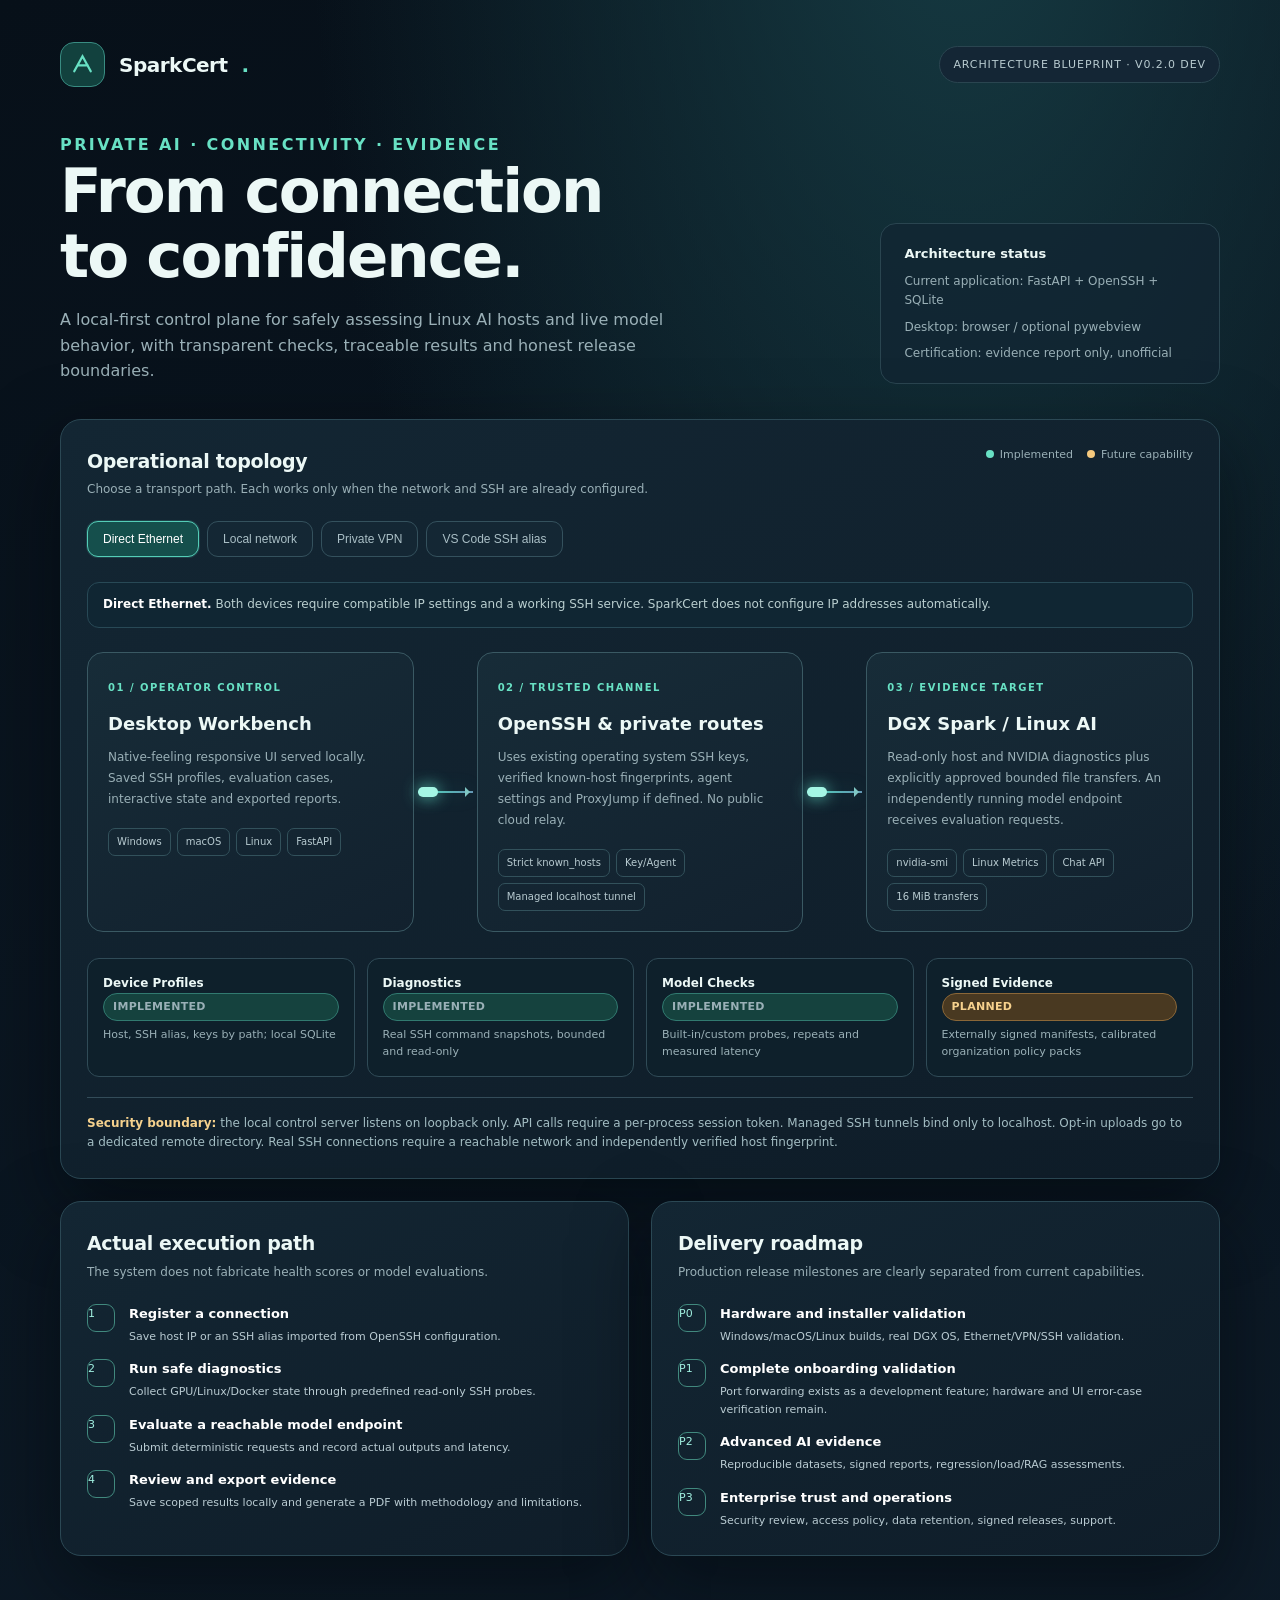
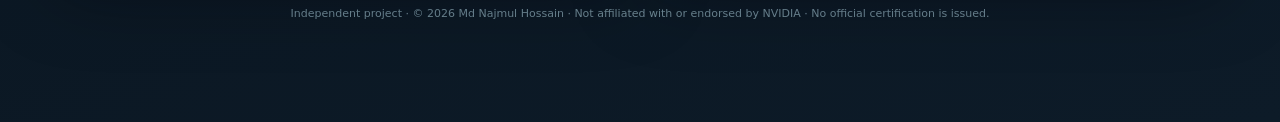
<file: docs/ARCHITECTURE.html>
<!doctype html>
<html lang="en">
<head>
<meta charset="utf-8"><meta name="viewport" content="width=device-width,initial-scale=1"><meta name="color-scheme" content="dark">
<title>SparkCert · Architecture & Delivery Blueprint</title>
<style>
:root{--bg:#09121c;--surface:#111e29;--edge:#2a4550;--text:#ecf8f6;--muted:#9ab0b7;--teal:#68e1c4;--blue:#88afe8;--amber:#f5c97e;--shadow:0 28px 75px #02060980;font-family:Inter,ui-sans-serif,system-ui,-apple-system,BlinkMacSystemFont,"Segoe UI",sans-serif;color:var(--text)}*{box-sizing:border-box}body{margin:0;background:radial-gradient(ellipse at 75% -10%,#163b43 0%,transparent 48%),linear-gradient(160deg,#071019,#0d1b28);min-height:100vh;line-height:1.6}main{max-width:1220px;margin:auto;padding:42px 30px 72px}.top{display:flex;align-items:center;justify-content:space-between;gap:16px;margin-bottom:40px}.brand{display:flex;align-items:center;gap:14px;font-size:20px;font-weight:800;letter-spacing:-.5px}.mark{width:45px;height:45px;border:1px solid #398c82;display:grid;place-items:center;border-radius:14px;background:#12413e;color:var(--teal)}.mark svg{width:27px;height:27px}.version{font-size:11px;letter-spacing:.9px;text-transform:uppercase;border:1px solid var(--edge);background:#142635;border-radius:999px;color:#b8cbd0;padding:9px 13px}.hero{display:grid;grid-template-columns:1.4fr .6fr;align-items:end;gap:28px;margin:45px 0 35px}.eyebrow{color:var(--teal);font-size:12px;font-weight:800;letter-spacing:2.4px;text-transform:uppercase;margin:0 0 11px}h1{font-size:clamp(32px,5vw,61px);line-height:1.07;letter-spacing:-2px;margin:0 0 19px}p{color:var(--muted)}.hero p{font-size:16px;max-width:620px;margin:0}.hero-meta{background:#122633bb;border:1px solid var(--edge);padding:20px 23px;border-radius:16px;display:grid;gap:7px}.hero-meta strong{font-size:13px}.hero-meta span{color:var(--muted);font-size:12px}.panel{border:1px solid #2b4854;background:linear-gradient(155deg,#132633,#0f1d29);box-shadow:var(--shadow);border-radius:21px;padding:26px;margin-bottom:22px}.panel-title{display:flex;align-items:flex-start;justify-content:space-between;gap:20px;margin-bottom:22px}.panel-title h2{margin:0;font-size:19px;letter-spacing:-.35px}.panel-title p{margin:4px 0 0;font-size:12px}.legend{display:flex;align-items:center;gap:14px;flex-wrap:wrap;font-size:11px;color:var(--muted)}.legend i{width:8px;height:8px;border-radius:50%;display:inline-block;margin-right:6px;background:var(--teal)}.legend .planned i{background:var(--amber)}.routes{display:flex;gap:8px;flex-wrap:wrap;margin-bottom:25px}.route{background:#142734;color:#aabfc6;border:1px solid #34515d;padding:10px 15px;border-radius:11px;font-size:12px;cursor:pointer;transition:transform .18s ease,background .18s ease,border .18s ease}.route:hover{transform:translateY(-2px);border-color:#68e1c4}.route.active{background:#154f4c;border-color:#54cdb7;color:#fff;box-shadow:0 0 0 1px #54cdb72b}.route:focus-visible{outline:2px solid var(--teal);outline-offset:3px}.route-summary{border:1px solid #284956;background:#102633;border-radius:12px;padding:12px 15px;color:#bacfd0;font-size:12px;margin-bottom:24px}.route-summary strong{color:#fff}.flow{display:grid;grid-template-columns:1fr 55px 1fr 55px 1fr;align-items:stretch;gap:4px}.node{background:linear-gradient(155deg,#172c38,#12212e);border:1px solid #3a5963;border-radius:16px;padding:20px;min-height:240px;position:relative;transition:transform .25s ease,border-color .25s ease,box-shadow .25s ease}.node:hover{transform:translateY(-4px);border-color:#68e1c488;box-shadow:0 15px 35px #0003}.node .num{font-size:10px;color:var(--teal);letter-spacing:1.5px;font-weight:800}.node h3{margin:12px 0 8px;font-size:18px}.node p{font-size:12px;line-height:1.75;margin:0}.node .chips{display:flex;flex-wrap:wrap;gap:6px;margin-top:18px}.chip{border:1px solid #32515b;padding:5px 8px;font-size:10px;border-radius:7px;color:#b8cbd1}.connector{align-self:center;position:relative;height:2px;background:linear-gradient(90deg,#4bd2b6,#6498b5);box-shadow:0 0 20px #4bd2b64b}.connector::after{content:'';position:absolute;right:-2px;top:-4px;border:5px solid transparent;border-left-color:#80c7c4}.connector b{position:absolute;top:-4px;left:0;width:20px;height:10px;border-radius:6px;background:#a4f6e4;box-shadow:0 0 16px #63dcc6;animation:packet 3.6s ease-in-out infinite}.connector:nth-of-type(4) b{animation-delay:1.4s}@keyframes packet{0%{left:0;opacity:0}15%{opacity:1}75%{opacity:1}100%{left:calc(100% - 18px);opacity:0}}.stack{margin-top:26px;display:grid;grid-template-columns:repeat(4,1fr);gap:12px}.mini{background:#0e202b;border:1px solid #304b57;border-radius:12px;padding:15px}.mini b{display:block;font-size:12px;margin-bottom:5px}.mini span{display:block;font-size:11px;color:var(--muted)}.status{display:inline-block;letter-spacing:.3px;font-size:10px;border-radius:99px;padding:4px 9px;border:1px solid #317a70;background:#15423e;color:#9cead6}.status.future{background:#493921;border-color:#8a6738;color:#f6d18d}.two{display:grid;grid-template-columns:1fr 1fr;gap:22px}.steps{margin:0;padding:0;list-style:none;display:grid;gap:14px}.steps li{display:flex;gap:14px;font-size:13px;color:#b9cbd2}.step-n{flex:0 0 28px;height:28px;display:grid;place-items:center;border-radius:9px;border:1px solid #41897e;color:#a0efe0;font-size:12px}.steps strong{display:block;color:white;margin-bottom:3px}.steps span{display:block;font-size:11px}.boundary{border-top:1px solid #334c59;margin-top:20px;padding-top:16px;font-size:12px;color:#a3bdc3}.boundary strong{color:#f5d18d}.footer{padding:27px 0;text-align:center;color:#718c99;font-size:11px}.fade{animation:appear .6s cubic-bezier(.2,.8,.2,1) both}@keyframes appear{from{opacity:0;transform:translateY(12px)}to{opacity:1;transform:translateY(0)}}@media(max-width:1040px){.flow{grid-template-columns:1fr}.connector{width:2px;height:36px;margin:0 auto;background:linear-gradient(#4bd2b6,#6498b5)}.connector::after{top:auto;right:-4px;bottom:-5px;border:5px solid transparent;border-top-color:#80c7c4}.connector b{width:10px;height:14px;animation:packetVertical 3s infinite}@keyframes packetVertical{0%{top:0;opacity:0}15%{opacity:1}80%{opacity:1}100%{top:22px;opacity:0}}.node{min-height:0}.stack{grid-template-columns:repeat(2,1fr)}}@media(max-width:700px){main{padding:24px 16px 45px}.top,.hero,.panel-title{display:block}.version{display:inline-block;margin-top:12px}.hero-meta{margin-top:25px}.panel{padding:18px}.two{grid-template-columns:1fr}.stack{grid-template-columns:1fr 1fr}.legend{margin-top:10px}}@media(prefers-reduced-motion:reduce){*,*::before,*::after{animation:none!important;transition:none!important;scroll-behavior:auto!important}}
</style>
</head>
<body><main>
<header class="top"><div class="brand"><span class="mark"><svg viewBox="0 0 36 36" fill="none" stroke="currentColor" stroke-width="3" stroke-linecap="round"><path d="M7 27 18 7l11 20M12 19h13"/></svg></span> SparkCert<span style="color:#68e1c4">.</span></div><span class="version">Architecture blueprint · v0.2.0 DEV</span></header>
<section class="hero fade"><div><p class="eyebrow">Private AI · Connectivity · Evidence</p><h1>From connection<br>to confidence.</h1><p>A local-first control plane for safely assessing Linux AI hosts and live model behavior, with transparent checks, traceable results and honest release boundaries.</p></div><div class="hero-meta"><strong>Architecture status</strong><span>Current application: FastAPI + OpenSSH + SQLite</span><span>Desktop: browser / optional pywebview</span><span>Certification: evidence report only, unofficial</span></div></section>
<section class="panel fade"><div class="panel-title"><div><h2>Operational topology</h2><p>Choose a transport path. Each works only when the network and SSH are already configured.</p></div><div class="legend"><span><i></i>Implemented</span><span class="planned"><i></i>Future capability</span></div></div>
<div class="routes" role="group" aria-label="Connection routes"><button class="route active" data-route="ethernet" aria-pressed="true">Direct Ethernet</button><button class="route" data-route="lan" aria-pressed="false">Local network</button><button class="route" data-route="vpn" aria-pressed="false">Private VPN</button><button class="route" data-route="alias" aria-pressed="false">VS Code SSH alias</button></div>
<div class="route-summary" aria-live="polite"><strong id="route-name">Direct Ethernet.</strong> <span id="route-description">Both devices require compatible IP settings and a working SSH service. SparkCert does not configure IP addresses automatically.</span></div>
<div class="flow">
<div class="node"><span class="num">01 / OPERATOR CONTROL</span><h3>Desktop Workbench</h3><p>Native-feeling responsive UI served locally. Saved SSH profiles, evaluation cases, interactive state and exported reports.</p><div class="chips"><span class="chip">Windows</span><span class="chip">macOS</span><span class="chip">Linux</span><span class="chip">FastAPI</span></div></div>
<div class="connector" aria-hidden="true"><b></b></div>
<div class="node"><span class="num">02 / TRUSTED CHANNEL</span><h3>OpenSSH & private routes</h3><p>Uses existing operating system SSH keys, verified known-host fingerprints, agent settings and ProxyJump if defined. No public cloud relay.</p><div class="chips"><span class="chip">Strict known_hosts</span><span class="chip">Key/Agent</span><span class="chip">Managed localhost tunnel</span></div></div>
<div class="connector" aria-hidden="true"><b></b></div>
<div class="node"><span class="num">03 / EVIDENCE TARGET</span><h3>DGX Spark / Linux AI</h3><p>Read-only host and NVIDIA diagnostics plus explicitly approved bounded file transfers. An independently running model endpoint receives evaluation requests.</p><div class="chips"><span class="chip">nvidia-smi</span><span class="chip">Linux Metrics</span><span class="chip">Chat API</span><span class="chip">16 MiB transfers</span></div></div></div>
<div class="stack"><div class="mini"><b>Device Profiles <span class="status">IMPLEMENTED</span></b><span>Host, SSH alias, keys by path; local SQLite</span></div><div class="mini"><b>Diagnostics <span class="status">IMPLEMENTED</span></b><span>Real SSH command snapshots, bounded and read-only</span></div><div class="mini"><b>Model Checks <span class="status">IMPLEMENTED</span></b><span>Built-in/custom probes, repeats and measured latency</span></div><div class="mini"><b>Signed Evidence <span class="status future">PLANNED</span></b><span>Externally signed manifests, calibrated organization policy packs</span></div></div>
<div class="boundary"><strong>Security boundary:</strong> the local control server listens on loopback only. API calls require a per-process session token. Managed SSH tunnels bind only to localhost. Opt-in uploads go to a dedicated remote directory. Real SSH connections require a reachable network and independently verified host fingerprint.</div>
</section>
<div class="two"><section class="panel fade"><div class="panel-title"><div><h2>Actual execution path</h2><p>The system does not fabricate health scores or model evaluations.</p></div></div><ol class="steps"><li><span class="step-n">1</span><div><strong>Register a connection</strong><span>Save host IP or an SSH alias imported from OpenSSH configuration.</span></div></li><li><span class="step-n">2</span><div><strong>Run safe diagnostics</strong><span>Collect GPU/Linux/Docker state through predefined read-only SSH probes.</span></div></li><li><span class="step-n">3</span><div><strong>Evaluate a reachable model endpoint</strong><span>Submit deterministic requests and record actual outputs and latency.</span></div></li><li><span class="step-n">4</span><div><strong>Review and export evidence</strong><span>Save scoped results locally and generate a PDF with methodology and limitations.</span></div></li></ol></section>
<section class="panel fade"><div class="panel-title"><div><h2>Delivery roadmap</h2><p>Production release milestones are clearly separated from current capabilities.</p></div></div><ol class="steps"><li><span class="step-n">P0</span><div><strong>Hardware and installer validation</strong><span>Windows/macOS/Linux builds, real DGX OS, Ethernet/VPN/SSH validation.</span></div></li><li><span class="step-n">P1</span><div><strong>Complete onboarding validation</strong><span>Port forwarding exists as a development feature; hardware and UI error-case verification remain.</span></div></li><li><span class="step-n">P2</span><div><strong>Advanced AI evidence</strong><span>Reproducible datasets, signed reports, regression/load/RAG assessments.</span></div></li><li><span class="step-n">P3</span><div><strong>Enterprise trust and operations</strong><span>Security review, access policy, data retention, signed releases, support.</span></div></li></ol></section></div>
<footer class="footer">Independent project · © 2026 Md Najmul Hossain · Not affiliated with or endorsed by NVIDIA · No official certification is issued.</footer>
</main><script>
'use strict';
const routes={ethernet:['Direct Ethernet.','Both devices require compatible IP settings and a working SSH service. SparkCert does not configure IP addresses automatically.'],lan:['Local network.','Connect by routable IP or hostname over a trusted LAN or Wi-Fi network; firewall and SSH access must permit the connection.'],vpn:['Private VPN.','A preconfigured secure VPN such as Tailscale can route to a remote device. SparkCert does not provision a VPN or public relay.'],alias:['VS Code / OpenSSH alias.','Import Host aliases from your existing SSH config. OpenSSH resolves IdentityFile, agents and ProxyJump at connection time.']};
for(const button of document.querySelectorAll('.route'))button.addEventListener('click',()=>{for(const b of document.querySelectorAll('.route')){b.classList.toggle('active',b===button);b.setAttribute('aria-pressed',String(b===button));}const r=routes[button.dataset.route];document.getElementById('route-name').textContent=r[0];document.getElementById('route-description').textContent=r[1];});
</script></body></html>
</file>
